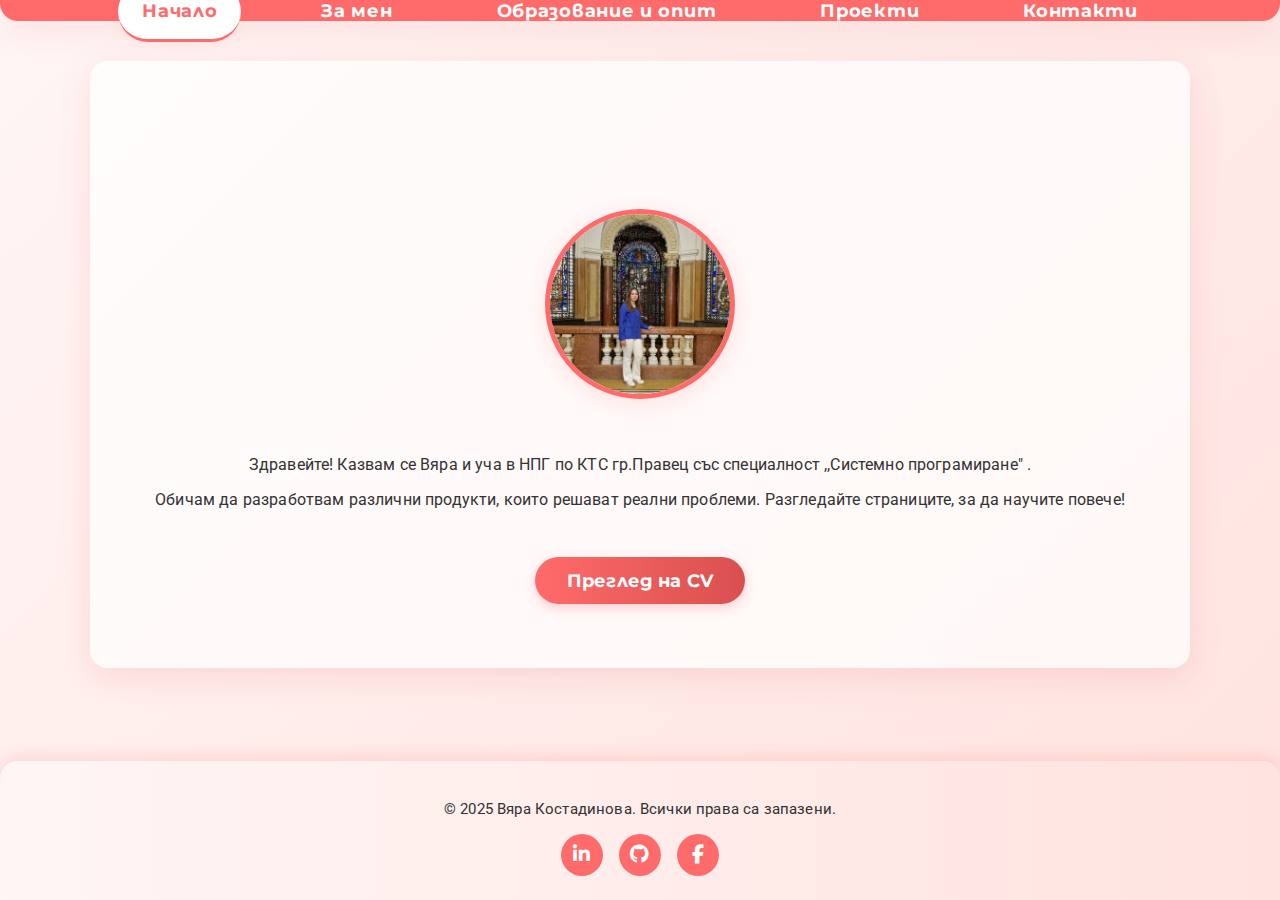
<file: интернет програмиране Михайлов/code/index.html>
<!DOCTYPE html>
<html lang="bg">
<head>
    <meta charset="UTF-8">
    <meta name="viewport" content="width=device-width, initial-scale=1.0">
    <title>Добре дошли в моето портфолио</title>
    <link rel="stylesheet" href="style.css">
    <link href="https://fonts.googleapis.com/css?family=Montserrat:700|Roboto:400&display=swap" rel="stylesheet">
    <link rel="stylesheet" href="https://cdnjs.cloudflare.com/ajax/libs/font-awesome/6.5.0/css/all.min.css">

</head>
<body>
    <header>
        <nav>
            <ul>
                <li><a href="index.html" class="active">Начало</a></li>
                <li><a href="about.html">За мен</a></li>
                <li><a href="education.html">Образование и опит</a></li>
                <li><a href="projects.html">Проекти</a></li>
                <li><a href="contact.html">Контакти</a></li>
            </ul>
        </nav>
    </header>
    <main>
        <section class="hero">
            <h1 class="fade-in">Добре дошли в моето портфолио</h1>
            <div class="intro">
                <img src="images/my_photo.jpg" alt="Снимка на автора" class="author-img">
                <div>
                    <p>Здравейте! Казвам се Вяра и уча в НПГ по КТС гр.Правец със специалност ,,Системно програмиране" .</p>
                    <p>Обичам да разработвам различни продукти, които решават реални проблеми. Разгледайте страниците, за да научите повече!</p>
                </div>
            </div>
            <div style="text-align:center; margin: 2rem 0;">
    <a href="pdf file\Viara Kostadinova CV.pdf" target="_blank" class="btn-cv">Преглед на CV</a>
</div>
    </main>
    <footer>
    <p>&copy; 2025 Вяра Костадинова. Всички права са запазени.</p>
    <div class="socials">
        <a href="https://www.linkedin.com/in/viarak?utm_source=share&utm_campaign=share_via&utm_content=profile&utm_medium=android_app" title="LinkedIn"><i class="fab fa-linkedin-in"></i></a>
        <a href="https://github.com/ViaraK" title="GitHub"><i class="fab fa-github"></i></a>
        <a href="https://www.facebook.com/share/1GY9qXY3VH/" title="Facebook"><i class="fab fa-facebook-f"></i></a>
    </div>
</footer>

</body>
</html>
</file>
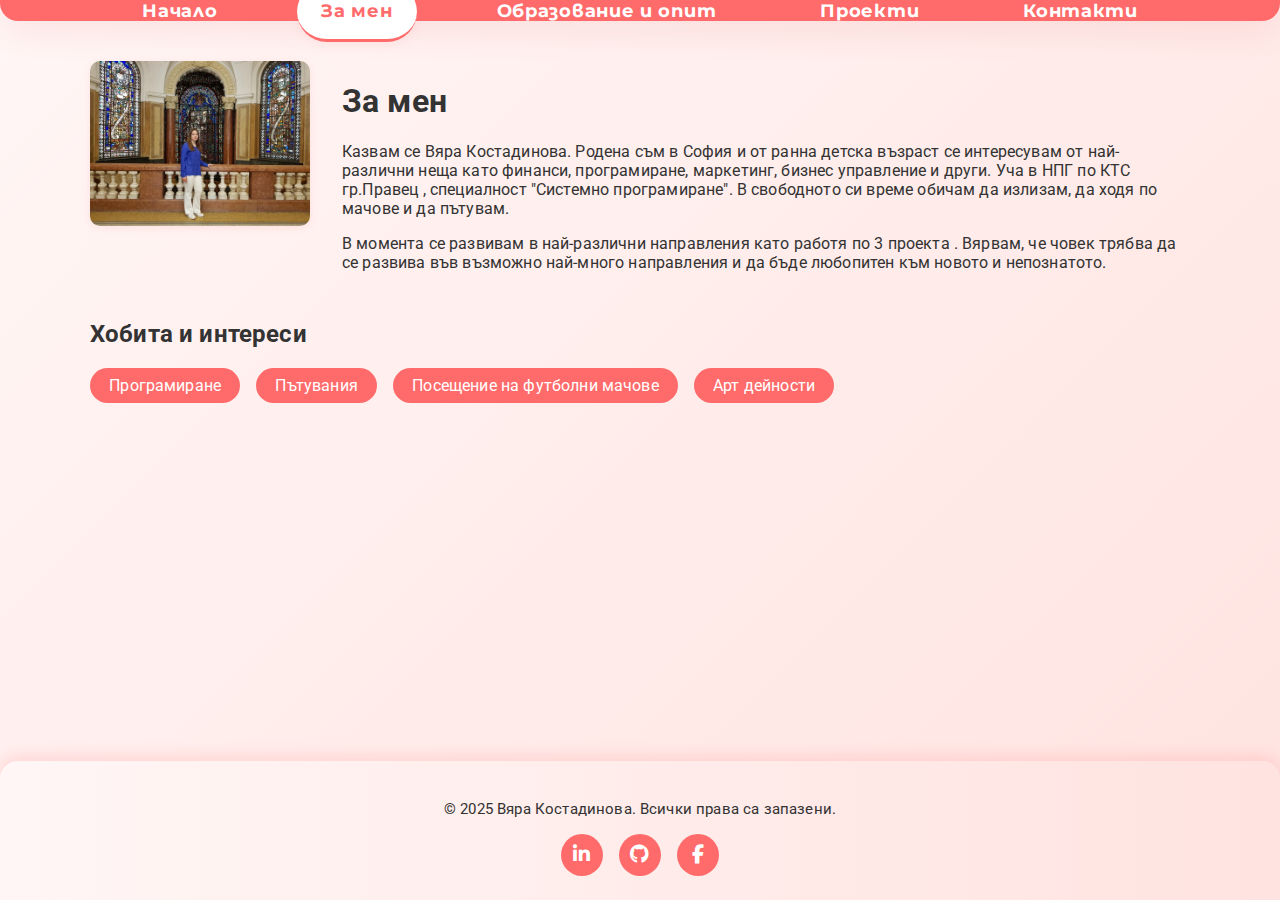
<file: интернет програмиране Михайлов/code/about.html>
<!DOCTYPE html>
<html lang="bg">
<head>
    <meta charset="UTF-8">
    <meta name="viewport" content="width=device-width, initial-scale=1.0">
    <title>За мен</title>
    <link rel="stylesheet" href="style.css">
    <link href="https://fonts.googleapis.com/css?family=Montserrat:700|Roboto:400&display=swap" rel="stylesheet">
    <link rel="stylesheet" href="https://cdnjs.cloudflare.com/ajax/libs/font-awesome/6.5.0/css/all.min.css">

</head>
<body>
    <header>
        <nav>
            <ul>
                <li><a href="index.html">Начало</a></li>
                <li><a href="about.html" class="active">За мен</a></li>
                <li><a href="education.html">Образование и опит</a></li>
                <li><a href="projects.html">Проекти</a></li>
                <li><a href="contact.html">Контакти</a></li>
            </ul>
        </nav>
    </header>
    <main>
        <section class="about-flex">
            <div class="about-img">
                <img src="images/my_photo.jpg" alt="Снимка на автора">
            </div>
            <div class="about-text">
                <h1>За мен</h1>
                <p>Казвам се Вяра Костадинова. Родена съм в София и от ранна детска възраст се интересувам от най-различни неща като финанси, програмиране, маркетинг, бизнес управление и други. Уча в НПГ по КТС гр.Правец , специалност "Системно програмиране". В свободното си време обичам да излизам, да ходя по мачове и да пътувам.</p>
                <p>В момента се развивам в най-различни направления като работя по 3 проекта . Вярвам, че човек трябва да се развива във възможно най-много направления и да бъде любопитен към новото и непознатото.
        </section>
        <section class="hobbies">
            <h2>Хобита и интереси</h2>
            <ul>
                <li>Програмиране</li>
                <li>Пътувания</li>
                <li>Посещение на футболни мачове</li>
                <li>Арт дейности</li>
            </ul>
        </section>
    </main>
    <footer>
    <p>&copy; 2025 Вяра Костадинова. Всички права са запазени.</p>
    <div class="socials">
        <a href="https://www.linkedin.com/in/viarak?utm_source=share&utm_campaign=share_via&utm_content=profile&utm_medium=android_app" title="LinkedIn"><i class="fab fa-linkedin-in"></i></a>
        <a href="https://github.com/ViaraK" title="GitHub"><i class="fab fa-github"></i></a>
        <a href="https://www.facebook.com/share/1GY9qXY3VH/" title="Facebook"><i class="fab fa-facebook-f"></i></a>
    </div>
</footer>
</body>
</html>
</file>
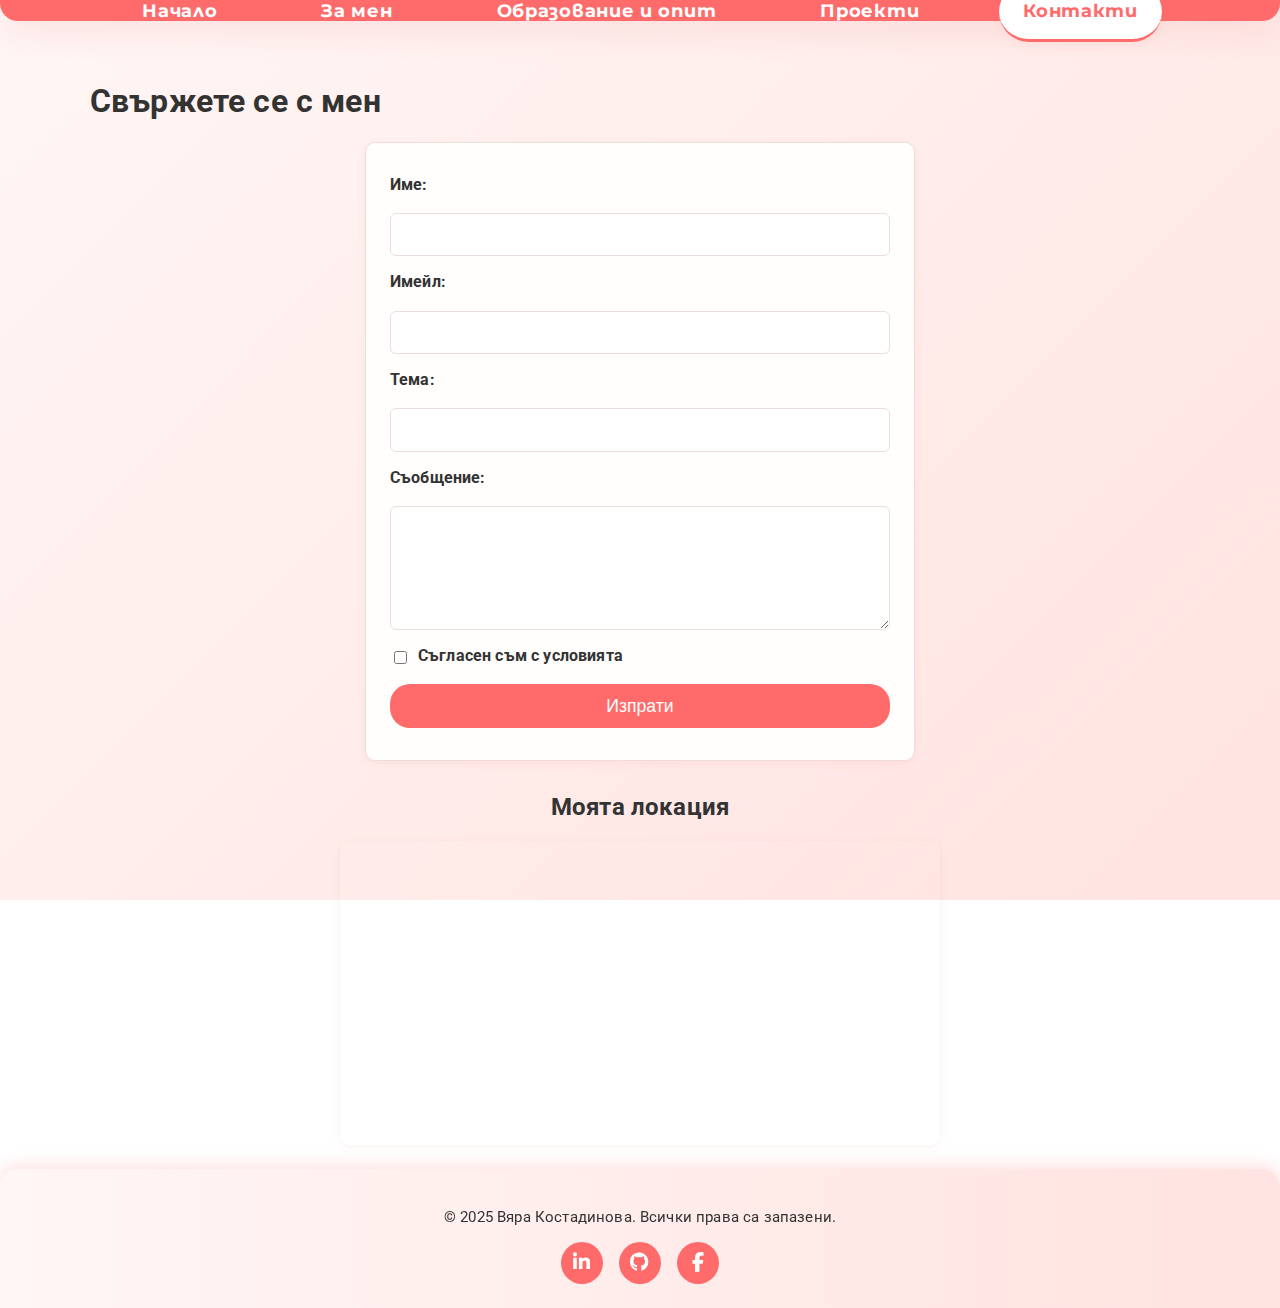
<file: интернет програмиране Михайлов/code/contact.html>
<!DOCTYPE html>
<html lang="bg">
<head>
    <meta charset="UTF-8">
    <meta name="viewport" content="width=device-width, initial-scale=1.0">
    <title>Контакти</title>
    <link rel="stylesheet" href="style.css">
    <link href="https://fonts.googleapis.com/css?family=Montserrat:700|Roboto:400&display=swap" rel="stylesheet">
    <link rel="stylesheet" href="https://cdnjs.cloudflare.com/ajax/libs/font-awesome/6.5.0/css/all.min.css">

</head>
<body>
    <header>
        <nav>
            <ul>
                <li><a href="index.html">Начало</a></li>
                <li><a href="about.html">За мен</a></li>
                <li><a href="education.html">Образование и опит</a></li>
                <li><a href="projects.html">Проекти</a></li>
                <li><a href="contact.html" class="active">Контакти</a></li>
            </ul>
        </nav>
    </header>
    <main>
        <section class="contact-form">
            <h1>Свържете се с мен</h1>
            <form>
                <label for="name">Име:</label>
                <input type="text" id="name" name="name" required>

                <label for="email">Имейл:</label>
                <input type="email" id="email" name="email" required>

                <label for="subject">Тема:</label>
                <input type="text" id="subject" name="subject" required>

                <label for="message">Съобщение:</label>
                <textarea id="message" name="message" required></textarea>

                <div class="checkbox-row">
                    <input type="checkbox" id="terms" name="terms" required>
                    <label for="terms">Съгласен съм с условията</label>
                </div>

                <button type="submit" class="btn">Изпрати</button>
            </form>
        </section>

        <section class="map-section">
            <h2>Моята локация</h2>
            <div class="map-wrapper">
                <iframe 
                    src="https://www.google.com/maps/embed?pb=!1m18!1m12!1m3!1d2922.9588958201552!2d23.905459375970008!3d42.8948139711482!2m3!1f0!2f0!3f0!3m2!1i1024!2i768!4f13.1!3m3!1m2!1s0x40aa501bf6a08c81%3A0xe4f50f5955f4a188!2z0J3Qn9CTINC_0L4g0LrQvtC80L_RjtGC0YrRgNC90Lgg0YLQtdGF0L3QvtC70L7Qs9C40Lgg0Lgg0YHQuNGB0YLQtdC80Lg!5e0!3m2!1sbg!2sbg!4v1758866109575!5m2!1sbg!2sbg" 
                    width="100%" 
                    height="300" 
                    style="border:0;" 
                    allowfullscreen="" 
                    loading="lazy" 
                    referrerpolicy="no-referrer-when-downgrade">
                </iframe>
            </div>
        </section>
    </main>
    <footer>
    <p>&copy; 2025 Вяра Костадинова. Всички права са запазени.</p>
    <div class="socials">
        <a href="https://www.linkedin.com/in/viarak?utm_source=share&utm_campaign=share_via&utm_content=profile&utm_medium=android_app" title="LinkedIn"><i class="fab fa-linkedin-in"></i></a>
        <a href="https://github.com/ViaraK" title="GitHub"><i class="fab fa-github"></i></a>
        <a href="https://www.facebook.com/share/1GY9qXY3VH/" title="Facebook"><i class="fab fa-facebook-f"></i></a>
    </div>
</footer>
</body>
</html>
</file>
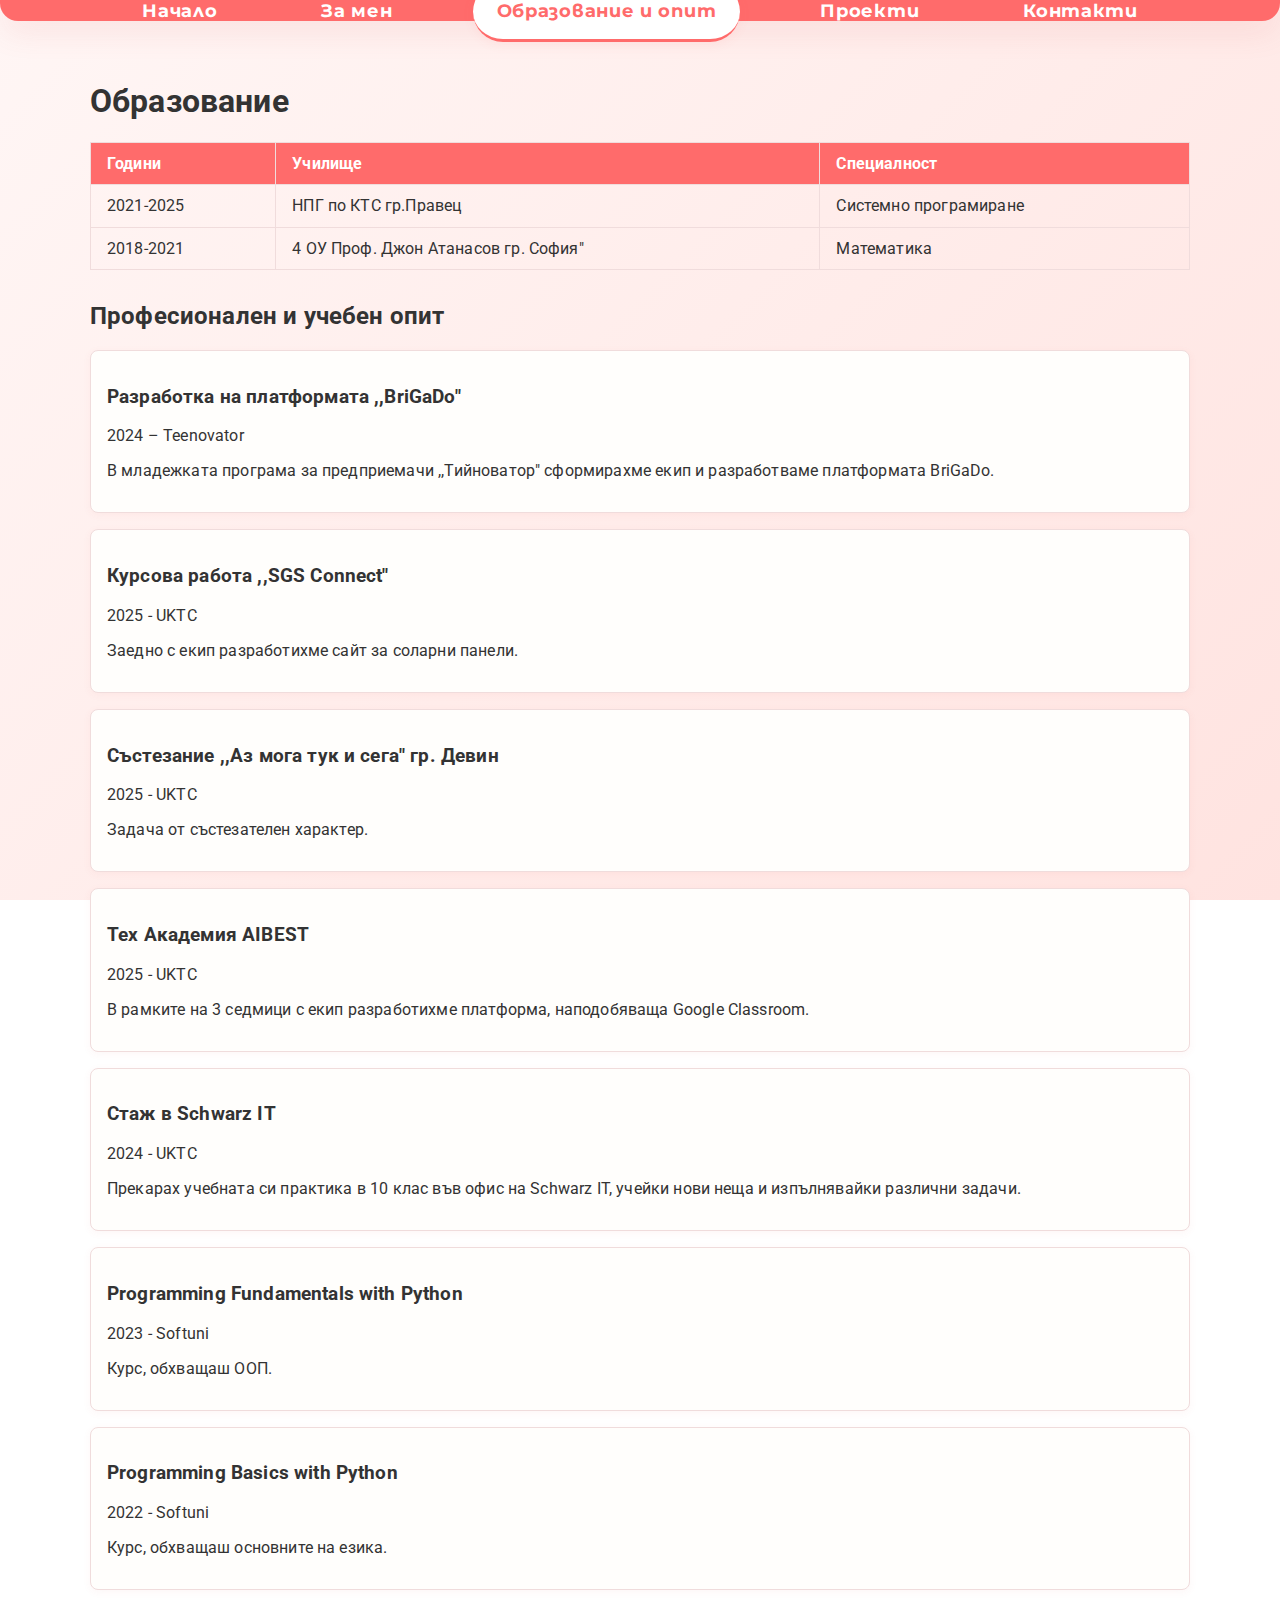
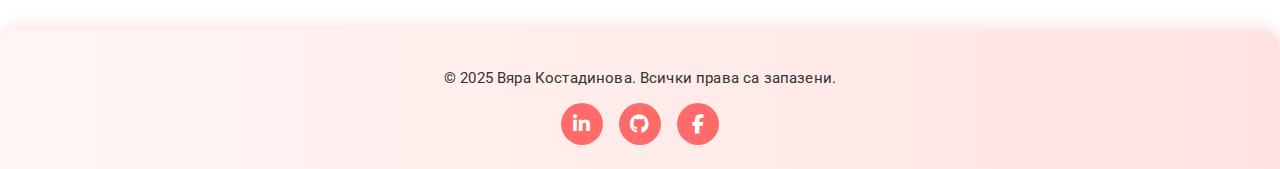
<file: интернет програмиране Михайлов/code/education.html>
<!DOCTYPE html>
<html lang="bg">
<head>
    <meta charset="UTF-8">
    <meta name="viewport" content="width=device-width, initial-scale=1.0">
    <title>Образование и опит</title>
    <link rel="stylesheet" href="style.css">
    <link href="https://fonts.googleapis.com/css?family=Montserrat:700|Roboto:400&display=swap" rel="stylesheet">
    <link rel="stylesheet" href="https://cdnjs.cloudflare.com/ajax/libs/font-awesome/6.5.0/css/all.min.css">
</head>
<body>
    <header>
        <nav>
            <ul>
                <li><a href="index.html">Начало</a></li>
                <li><a href="about.html">За мен</a></li>
                <li><a href="education.html" class="active">Образование и опит</a></li>
                <li><a href="projects.html">Проекти</a></li>
                <li><a href="contact.html">Контакти</a></li>
            </ul>
        </nav>
    </header>
    <main>
        <section class="education">
            <h1>Образование</h1>
            <table>
                <thead>
                    <tr>
                        <th>Години</th>
                        <th>Училище</th>
                        <th>Специалност</th>
                    </tr>
                </thead>
                <tbody>
                    <tr>
                        <td>2021-2025</td>
                        <td>НПГ по КТС гр.Правец</td>
                        <td>Системно програмиране</td>
                    </tr>
                    <tr>
                        <td>2018-2021</td>
                        <td>4 ОУ Проф. Джон Атанасов гр. София"</td>
                        <td>Математика</td>
                    </tr>
                </tbody>
            </table>
        </section>
        <section class="experience">
            <h2>Професионален и учебен опит</h2>
            <article>
                <h3>Разработка на платформата ,,BriGaDo"</h3>
                <p>2024 – Teenovator</p>
                <p>В младежката програма за предприемачи ,,Тийноватор" сформирахме екип и разработваме платформата BriGaDo.</p>
            </article>
            <article>
                <h3>Курсова работа ,,SGS Connect"</h3>
                <p>2025 - UKTC</p>
                <p> Заедно с екип разработихме сайт за соларни панели.</p>
            </article>
             <article>
                <h3>Състезание ,,Аз мога тук и сега" гр. Девин</h3>
                <p>2025 - UKTC</p>
                <p> Задача от състезателен характер.</p>
            </article>
             <article>
                <h3>Тех Академия AIBEST</h3>
                <p>2025 - UKTC</p>
                <p> В рамките на 3 седмици с екип разработихме платформа, наподобяваща Google Classroom.</p>
            </article>
             <article>
                <h3>Стаж в Schwarz IT</h3>
                <p>2024 - UKTC</p>
                <p>Прекарах учебната си практика в 10 клас във офис на Schwarz IT, учейки нови неща и изпълнявайки различни задачи.</p>
            </article>
            <article>
                <h3>Programming Fundamentals with Python</h3>
                <p>2023 - Softuni</p>
                <p>Курс, обхващаш ООП.</p>
            </article>
              <article>
                <h3>Programming Basics with Python</h3>
                <p>2022 - Softuni</p>
                <p>Курс, обхващаш основните на езика.</p>
            </article>
        </section>
    </main>
     <footer>
    <p>&copy; 2025 Вяра Костадинова. Всички права са запазени.</p>
    <div class="socials">
        <a href="https://www.linkedin.com/in/viarak?utm_source=share&utm_campaign=share_via&utm_content=profile&utm_medium=android_app" title="LinkedIn"><i class="fab fa-linkedin-in"></i></a>
        <a href="https://github.com/ViaraK" title="GitHub"><i class="fab fa-github"></i></a>
        <a href="https://www.facebook.com/share/1GY9qXY3VH/" title="Facebook"><i class="fab fa-facebook-f"></i></a>
    </div>
</footer>
</body>
</html>
</file>
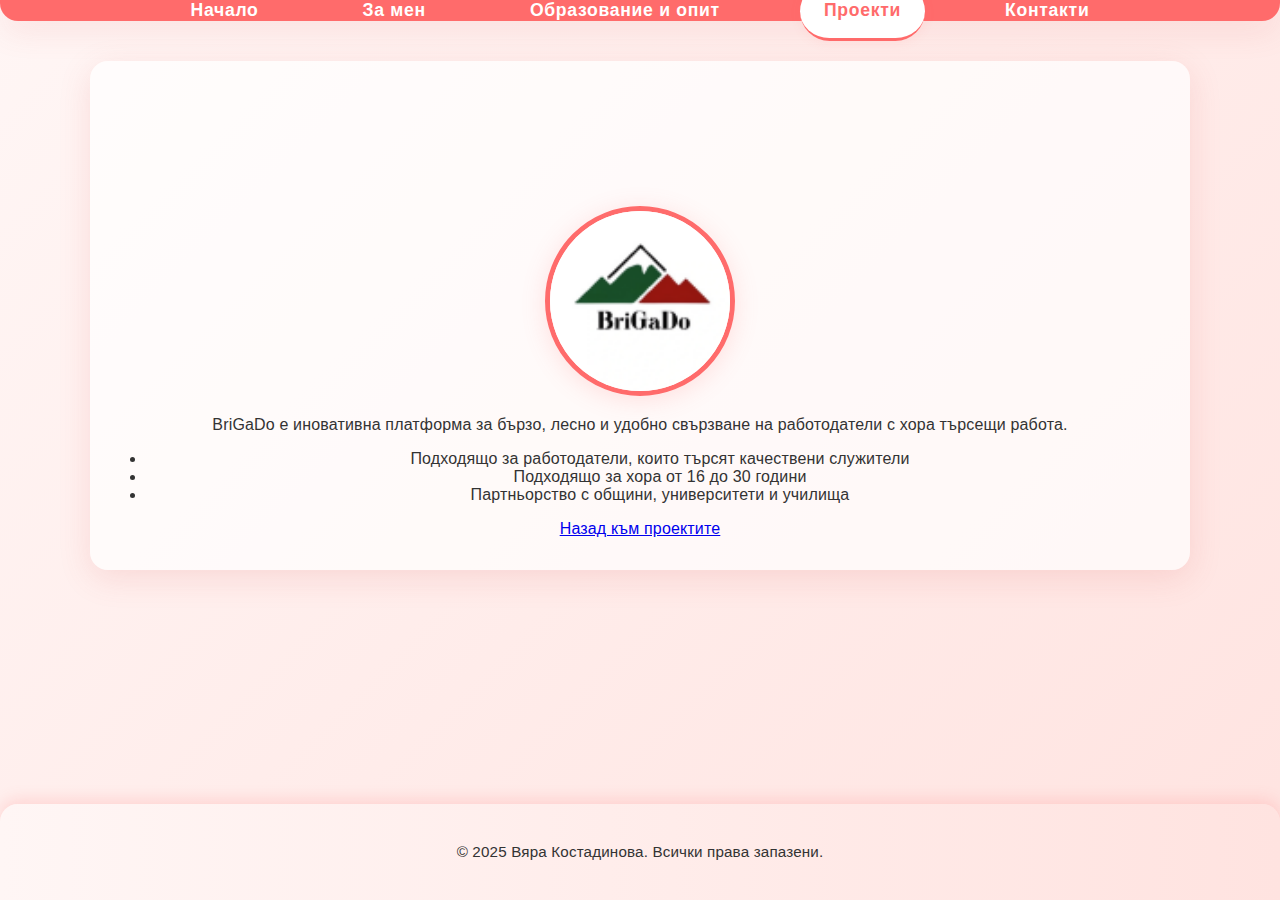
<file: интернет програмиране Михайлов/code/project1.html>
<!DOCTYPE html>
<html lang="bg">
<head>
    <meta charset="UTF-8">
    <meta name="viewport" content="width=device-width, initial-scale=1.0">
    <title>BriGaDo</title>
    <link rel="stylesheet" href="style.css">
</head>
<body>
    <header>
        <nav>
            <ul>
                <li><a href="index.html">Начало</a></li>
                <li><a href="about.html">За мен</a></li>
                <li><a href="education.html">Образование и опит</a></li>
                <li><a href="projects.html" class="active">Проекти</a></li>
                <li><a href="contact.html">Контакти</a></li>
            </ul>
        </nav>
    </header>
    <main>
        <section class="hero">
            <h1>BriGaDo</h1>
            <img src="images/BriGaDo logo.png" alt="BriGaDo" class="author-img">
            <p>BriGaDo е иновативна платформа за бързо, лесно и удобно свързване на работодатели с хора търсещи работа. </p>
            <ul>
                <li>Подходящо за работодатели, които търсят качествени служители</li>
                <li>Подходящо за хора от 16 до 30 години</li>
                <li>Партньорство с общини, университети и училища </li>
            </ul>
            <a href="projects.html" class="btn">Назад към проектите</a>
        </section>
    </main>
    <footer>
        <p>&copy; 2025 Вяра Костадинова. Всички права запазени.</p>
    </footer>
</body>
</html>
</file>
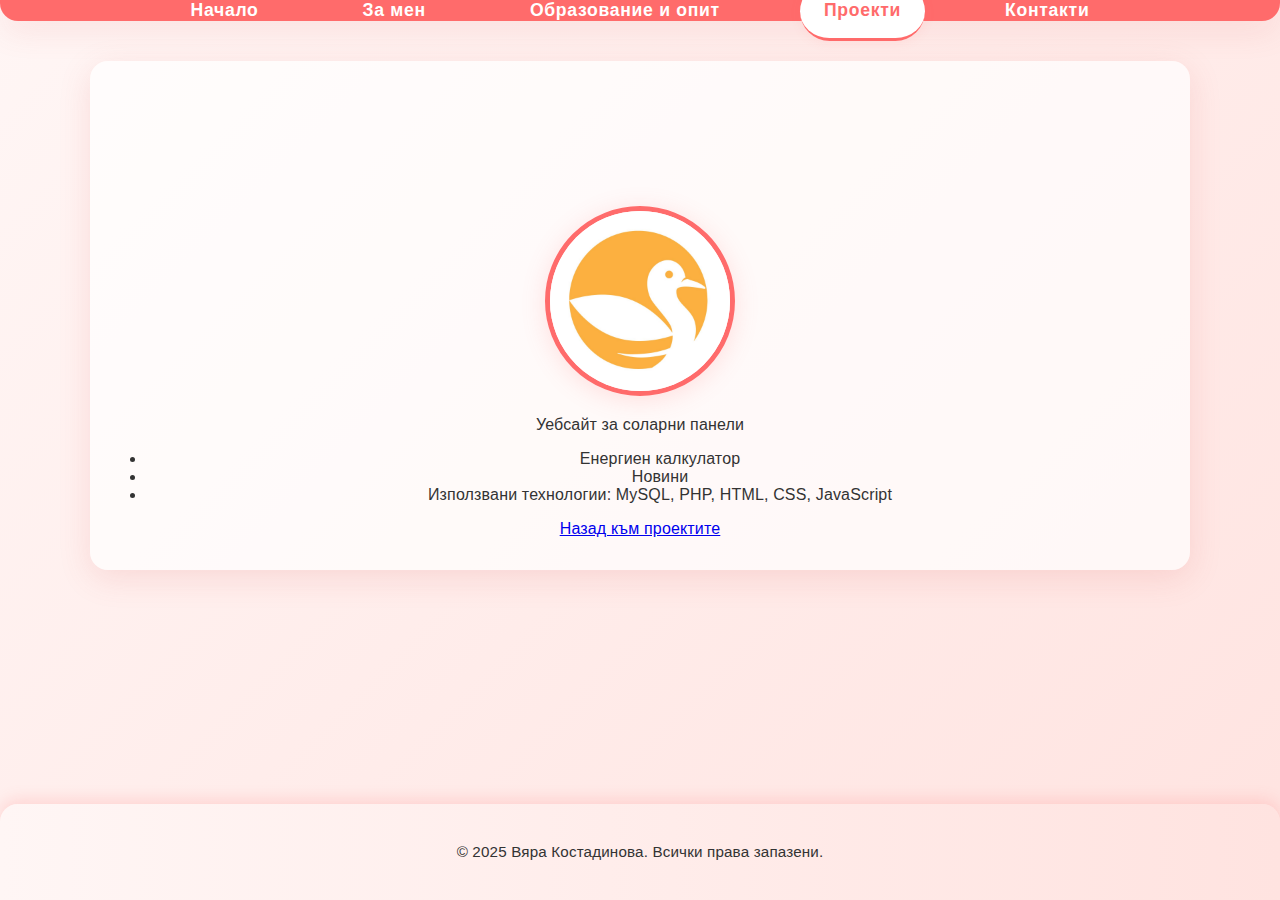
<file: интернет програмиране Михайлов/code/project2.html>
<!DOCTYPE html>
<html lang="bg">
<head>
    <meta charset="UTF-8">
    <meta name="viewport" content="width=device-width, initial-scale=1.0">
    <title>SGS Connect</title>
    <link rel="stylesheet" href="style.css">
</head>
<body>
    <header>
        <nav>
            <ul>
                <li><a href="index.html">Начало</a></li>
                <li><a href="about.html">За мен</a></li>
                <li><a href="education.html">Образование и опит</a></li>
                <li><a href="projects.html" class="active">Проекти</a></li>
                <li><a href="contact.html">Контакти</a></li>
            </ul>
        </nav>
    </header>
    <main>
        <section class="hero">
            <h1>SGS Connect</h1>
            <img src="images/SGS logo.jpg" alt="SGS Connect" class="author-img">
            <p>Уебсайт за соларни панели</p>
            <ul>
                <li>Енергиен калкулатор</li>
                <li>Новини</li>
                <li>Използвани технологии: MySQL, PHP, HTML, CSS, JavaScript</li>
            </ul>
            <a href="projects.html" class="btn">Назад към проектите</a>
        </section>
    </main>
    <footer>
        <p>&copy; 2025 Вяра Костадинова. Всички права запазени.</p>
    </footer>
</body>
</html>
</file>
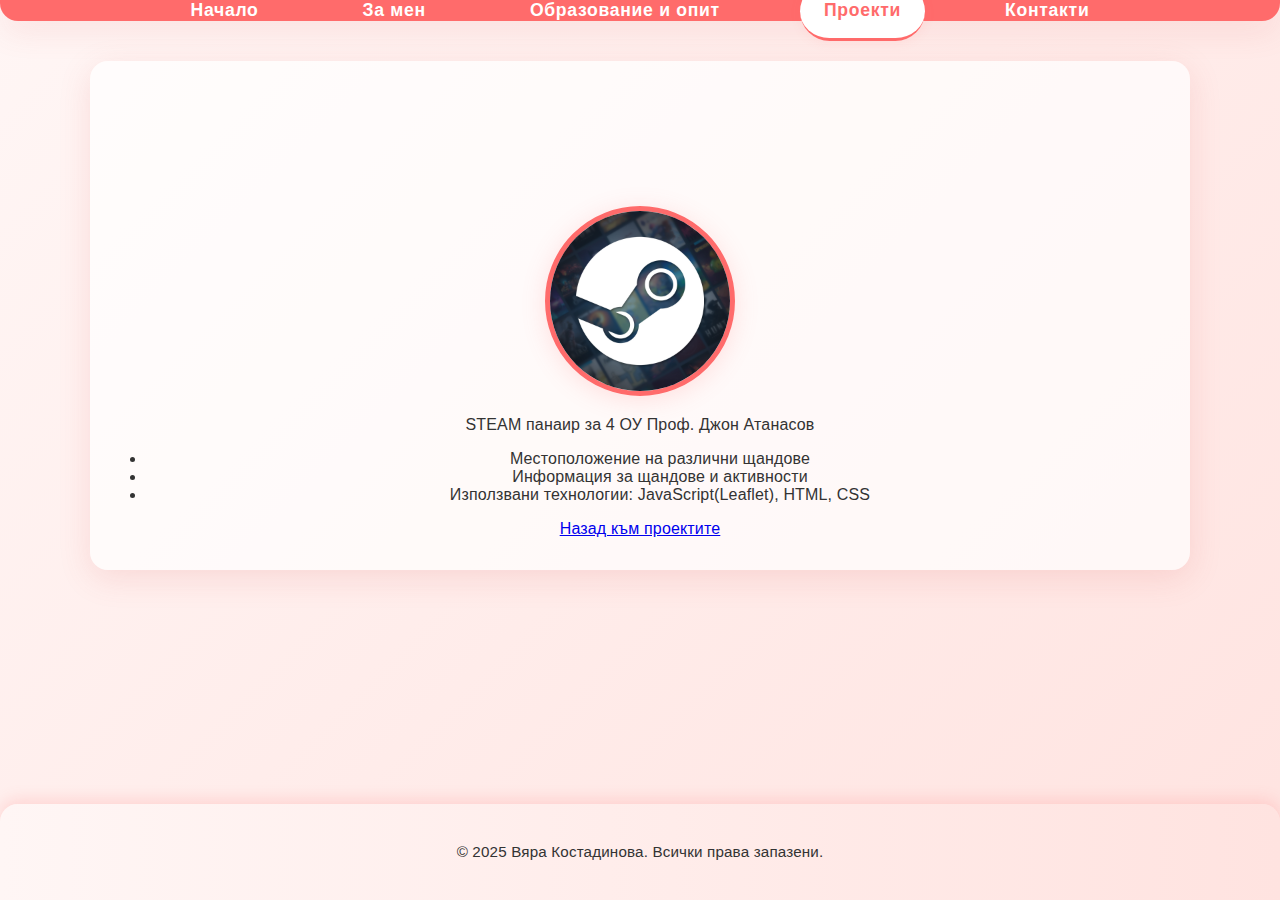
<file: интернет програмиране Михайлов/code/project3.html>
<!DOCTYPE html>
<html lang="bg">
<head>
    <meta charset="UTF-8">
    <meta name="viewport" content="width=device-width, initial-scale=1.0">
    <title>STEAM проект</title>
    <link rel="stylesheet" href="style.css">
</head>
<body>
    <header>
        <nav>
            <ul>
                <li><a href="index.html">Начало</a></li>
                <li><a href="about.html">За мен</a></li>
                <li><a href="education.html">Образование и опит</a></li>
                <li><a href="projects.html" class="active">Проекти</a></li>
                <li><a href="contact.html">Контакти</a></li>
            </ul>
        </nav>
    </header>
    <main>
        <section class="hero">
            <h1>STEAM панаир</h1>
            <img src="images/steam_image.jpg" alt="STEAM панаир" class="author-img">
            <p>STEAM панаир за 4 ОУ Проф. Джон Атанасов</p>
            <ul>
                <li>Местоположение на различни щандове</li>
                <li>Информация за щандове и активности</li>
                <li>Използвани технологии: JavaScript(Leaflet), HTML, CSS</li>
            </ul>
            <a href="projects.html" class="btn">Назад към проектите</a>
        </section>
    </main>
    <footer>
        <p>&copy; 2025 Вяра Костадинова. Всички права запазени.</p>
    </footer>
</body>
</html>
</file>
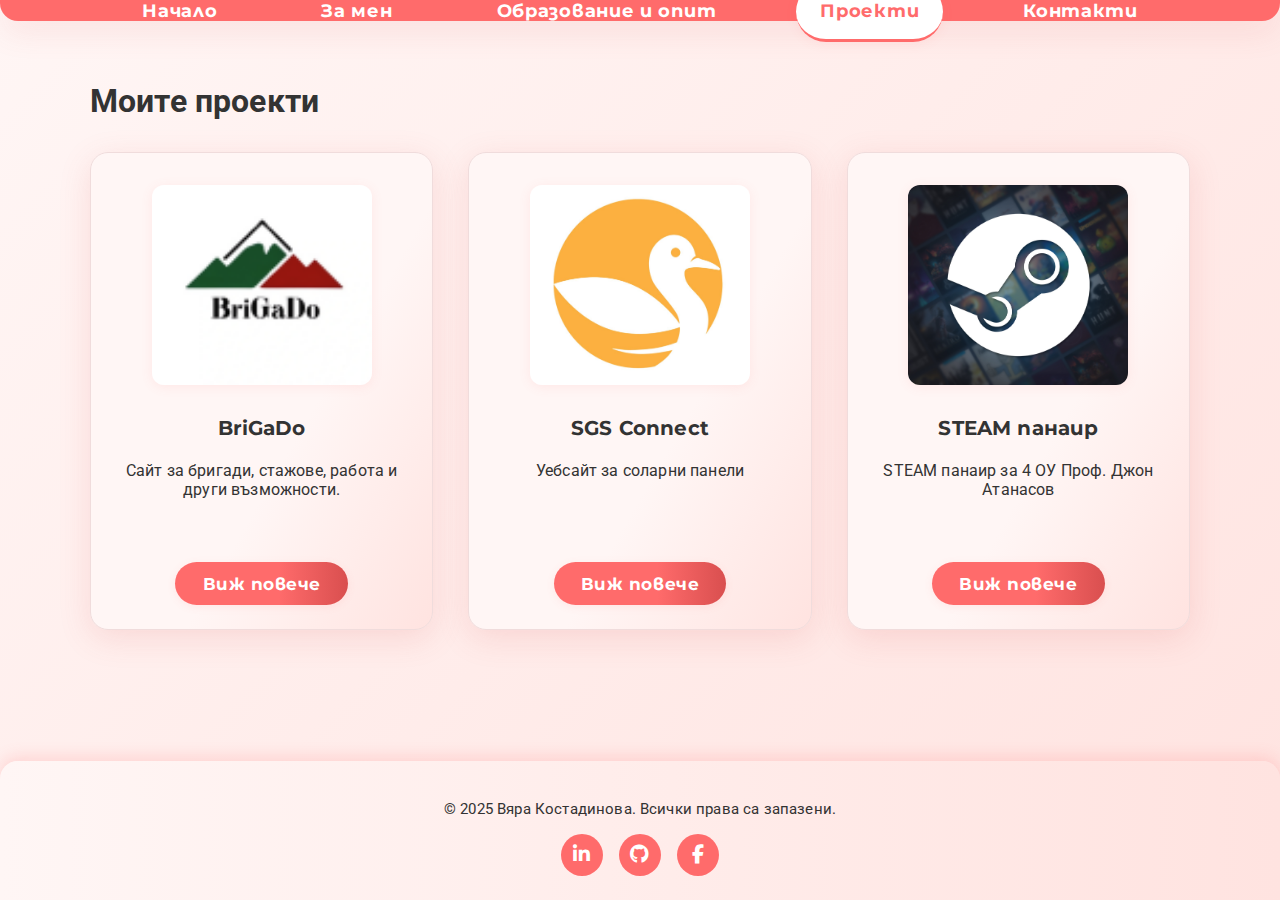
<file: интернет програмиране Михайлов/code/projects.html>
<!DOCTYPE html>
<html lang="bg">
<head>
    <meta charset="UTF-8">
    <meta name="viewport" content="width=device-width, initial-scale=1.0">
    <title>Проекти</title>
    <link rel="stylesheet" href="style.css">
    <link href="https://fonts.googleapis.com/css?family=Montserrat:700|Roboto:400&display=swap" rel="stylesheet">
    <link rel="stylesheet" href="https://cdnjs.cloudflare.com/ajax/libs/font-awesome/6.5.0/css/all.min.css">
</head>
<body>
    <header>
        <nav>
            <ul>
                <li><a href="index.html">Начало</a></li>
                <li><a href="about.html">За мен</a></li>
                <li><a href="education.html">Образование и опит</a></li>
                <li><a href="projects.html" class="active">Проекти</a></li>
                <li><a href="contact.html">Контакти</a></li>
            </ul>
        </nav>
    </header>
    <main>
        <section class="projects-grid">
            <h1>Моите проекти</h1>
            <div class="grid">
                <div class="card">
                    <img src="images/BriGaDo logo.png" alt="Проект 1">
                    <h2>BriGaDo</h2>
                    <p>Сайт за бригади, стажове, работа и други възможности.</p>
                    <a href="project1.html" class="btn">Виж повече</a>
                </div>
                <div class="card">
                    <img src="images/SGS logo.jpg" alt="Проект 2">
                    <h2>SGS Connect</h2>
                    <p>Уебсайт за соларни панели</p>
                    <a href="project2.html" class="btn">Виж повече</a>
                </div>
                <div class="card">
                    <img src="images/steam_image.jpg" alt="Проект 3">
                    <h2>STEAM панаир</h2>
                    <p>STEAM панаир за 4 ОУ Проф. Джон Атанасов</p>
                    <a href="project3.html" class="btn">Виж повече</a>
                </div>
            </div>
        </section>
    </main>
    <footer>
    <p>&copy; 2025 Вяра Костадинова. Всички права са запазени.</p>
    <div class="socials">
        <a href="https://www.linkedin.com/in/viarak?utm_source=share&utm_campaign=share_via&utm_content=profile&utm_medium=android_app" title="LinkedIn"><i class="fab fa-linkedin-in"></i></a>
        <a href="https://github.com/ViaraK" title="GitHub"><i class="fab fa-github"></i></a>
        <a href="https://www.facebook.com/share/1GY9qXY3VH/" title="Facebook"><i class="fab fa-facebook-f"></i></a>
    </div>
</footer>  
</body>
</html>
</file>
<file: интернет програмиране Михайлов/code/style.css>
:root {
    --main-bg: linear-gradient(135deg, #fff6f5 0%, #ffe3e0 100%);
    --main-color: #ff6b6b;
    --accent: #d94f4f;
    --text: #333;
    --text-light: #fff;
    --card-bg: #fffefc;
    --border: #f0dcdc;
    --shadow: 0 8px 32px 0 rgba(217, 79, 79, 0.15);
    --radius: 18px;
}

body {
    margin: 0;
    padding: 0;
    font-family: 'Roboto', Arial, sans-serif;
    background: var(--main-bg);
    color: var(--text);
    min-height: 100vh;
    display: flex;
    flex-direction: column;
    background-attachment: fixed;
    background-size: cover;
    letter-spacing: 0.01em;
}

header {
    background: var(--main-color);
    color: var(--text-light);
    padding: 0;
    box-shadow: var(--shadow);
    border-bottom-left-radius: var(--radius);
    border-bottom-right-radius: var(--radius);
}
nav ul {
    list-style: none;
    margin: 0;
    padding: 0;
    display: flex;
    justify-content: center;
    align-items: center;
    background: transparent;
    gap: 0.5rem;
}
nav ul li {
    margin: 0 1.5rem;
}
nav ul li a {
    color: var(--text-light);
    text-decoration: none;
    font-family: 'Montserrat', Arial, sans-serif;
    font-weight: 700;
    font-size: 1.1rem;
    padding: 1.1rem 1.5rem;
    border-radius: 30px;
    border-bottom: 3px solid transparent;
    transition: color 0.3s, background 0.3s, border-bottom 0.3s, box-shadow 0.3s;
    position: relative;
    letter-spacing: 0.04em;
}
nav ul li a.active,
nav ul li a:hover {
    color: var(--main-color);
    background: var(--text-light);
    border-bottom: 3px solid var(--main-color);
    box-shadow: 0 2px 12px rgba(255,107,107,0.08);
}

main {
    flex: 1;
    padding: 2.5rem 1.5rem 1.5rem 1.5rem;
    max-width: 1100px;
    margin: 0 auto;
    width: 100%;
}


.hero {
    text-align: center;
    margin-bottom: 2.5rem;
    background: rgba(255,255,255,0.7);
    border-radius: var(--radius);
    box-shadow: var(--shadow);
    padding: 2.5rem 1rem 2rem 1rem;
    position: relative;
    overflow: hidden;
}
.hero h1 {
    font-family: 'Montserrat', Arial, sans-serif;
    font-size: 2.8rem;
    margin-bottom: 1.5rem;
    opacity: 0;
    animation: fadeIn 2s forwards;
    background: linear-gradient(90deg, #ff6b6b 30%, #d94f4f 100%);
    -webkit-background-clip: text;
    -webkit-text-fill-color: transparent;
    background-clip: text;
}
@keyframes fadeIn {
    to { opacity: 1; }
}
.intro {
    display: flex;
    align-items: center;
    justify-content: center;
    gap: 2.5rem;
    flex-wrap: wrap;
    margin-top: 1.5rem;
}
.author-img {
    width: 180px;
    height: 180px;
    border-radius: 50%;
    object-fit: cover;
    border: 5px solid #ff6b6b;
    box-shadow: 0 4px 24px rgba(255,107,107,0.18);
    transition: transform 0.4s;
}
.author-img:hover {
    transform: scale(1.07) rotate(-2deg);
}


.video-section {
    margin-top: 2.5rem;
    text-align: center;
    background: rgba(255,255,255,0.8);
    border-radius: var(--radius);
    box-shadow: var(--shadow);
    padding: 2rem 1rem 2.5rem 1rem;
}
.video-wrapper {
    position: relative;
    padding-bottom: 56.25%;
    height: 0;
    overflow: hidden;
    max-width: 700px;
    margin: 0 auto;
    border-radius: 16px;
    box-shadow: 0 2px 16px rgba(255,107,107,0.10);
}
.video-wrapper iframe {
    position: absolute;
    top: 0; left: 0;
    width: 100%;
    height: 100%;
    border-radius: 16px;
}

.about-flex {
    display: flex;
    gap: 2rem;
    align-items: flex-start;
    flex-wrap: wrap;
    margin-bottom: 2rem;
}
.about-img img {
    width: 220px;
    border-radius: 10px;
    box-shadow: 0 2px 8px rgba(217,79,79,0.1);
}
.about-text {
    flex: 1;
}
.hobbies ul {
    display: flex;
    flex-wrap: wrap;
    gap: 1rem;
    padding: 0;
    list-style: none;
}
.hobbies li {
    background: var(--main-color);
    color: var(--text-light);
    padding: 0.5rem 1.2rem;
    border-radius: 20px;
    font-size: 1rem;
    margin-bottom: 0.5rem;
}

.education table {
    width: 100%;
    border-collapse: collapse;
    margin-bottom: 2rem;
}
.education th, .education td {
    border: 1px solid var(--border);
    padding: 0.7rem 1rem;
    text-align: left;
}
.education th {
    background: var(--main-color);
    color: var(--text-light);
}

.experience article {
    background: var(--card-bg);
    border: 1px solid var(--border);
    border-radius: 8px;
    padding: 1rem;
    margin-bottom: 1rem;
    box-shadow: 0 2px 8px rgba(217,79,79,0.05);
}


.projects-grid .grid {
    display: grid;
    grid-template-columns: repeat(3, 1fr);
    gap: 2.2rem;
    margin-top: 2rem;
}
.card {
    background: linear-gradient(120deg, #fff6f5 60%, #ffe3e0 100%);
    border-radius: var(--radius);
    box-shadow: var(--shadow);
    padding: 2rem 1.2rem 1.5rem 1.2rem;
    text-align: center;
    border: 1px solid var(--border);
    display: flex;
    flex-direction: column;
    align-items: center;
    transition: transform 0.3s, box-shadow 0.3s;
    min-height: 420px;
}
.card:hover {
    transform: translateY(-10px) scale(1.04);
    box-shadow: 0 12px 32px rgba(255,107,107,0.18);
}
.card img {
    width: 100%;
    max-width: 220px;
    border-radius: 12px;
    margin-bottom: 1.2rem;
    box-shadow: 0 2px 12px rgba(255,107,107,0.10);
    height: 200px;
    object-fit: cover;
}
.card h2 {
    font-family: 'Montserrat', Arial, sans-serif;
    font-size: 1.25rem;
    margin: 0.7rem 0 0.3rem 0;
}
.card .btn {
    margin-top: auto;
    background: linear-gradient(90deg, #ff6b6b 60%, #d94f4f 100%);
    color: var(--text-light);
    border: none;
    padding: 0.7rem 1.7rem;
    border-radius: 30px;
    font-size: 1.08rem;
    cursor: pointer;
    transition: background 0.3s, color 0.3s, box-shadow 0.3s;
    text-decoration: none;
    display: inline-block;
    box-shadow: 0 2px 8px rgba(255,107,107,0.10);
    font-family: 'Montserrat', Arial, sans-serif;
    font-weight: 700;
    letter-spacing: 0.03em;
}
.card .btn:hover {
    background: linear-gradient(90deg, #d94f4f 0%, #ff6b6b 100%);
    color: #fff;
    box-shadow: 0 4px 16px rgba(255,107,107,0.18);
}

.contact-form form {
    background: var(--card-bg);
    border-radius: 10px;
    box-shadow: 0 2px 8px rgba(217,79,79,0.08);
    padding: 2rem 1.5rem;
    max-width: 500px;
    margin: 0 auto 2rem auto;
    border: 1px solid var(--border);
    display: flex;
    flex-direction: column;
    gap: 1rem;
}
.contact-form label {
    font-weight: 700;
    margin-bottom: 0.2rem;
}
.contact-form input,
.contact-form textarea {
    padding: 0.7rem;
    border-radius: 6px;
    border: 1px solid var(--border);
    font-size: 1rem;
    font-family: 'Roboto', Arial, sans-serif;
}
.contact-form textarea {
    min-height: 100px;
    resize: vertical;
}
.checkbox-row {
    display: flex;
    align-items: center;
    gap: 0.5rem;
}
.contact-form .btn {
    background: var(--main-color);
    color: var(--text-light);
    border: none;
    padding: 0.7rem 1.5rem;
    border-radius: 20px;
    font-size: 1.1rem;
    cursor: pointer;
    transition: background 0.3s, color 0.3s;
}
.contact-form .btn:hover {
    background: var(--accent);
    color: var(--text-light);
}

.map-section {
    text-align: center;
}
.map-wrapper {
    width: 100%;
    max-width: 600px;
    margin: 0 auto;
    border-radius: 10px;
    overflow: hidden;
    box-shadow: 0 2px 8px rgba(217,79,79,0.08);
}

footer {
    background: linear-gradient(90deg, #fff6f5 0%, #ffe3e0 100%);
    color: #333;
    text-align: center;
    padding: 1.5rem 0;
    margin-top: auto;
    border-top-left-radius: 18px;
    border-top-right-radius: 18px;
    box-shadow: 0 -4px 16px rgba(255,107,107,0.2);
}

footer p {
    margin-bottom: 1rem;
    font-size: 0.95rem;
}

footer .socials {
    display: flex;
    justify-content: center;
    gap: 1rem;
}

footer .socials a {
    display: inline-flex;
    align-items: center;
    justify-content: center;
    width: 42px;
    height: 42px;
    border-radius: 50%;
    background: #ff6b6b;
    color: #fff;
    font-size: 1.2rem;
    transition: all 0.3s ease;
    text-decoration: none;
}

footer .socials a:hover {
    background: #d94f4f;
    color: #fff;
    transform: translateY(-4px);
    box-shadow: 0 4px 12px rgba(0,0,0,0.25);
}

.btn-cv {
    display: inline-block;
    background: linear-gradient(90deg, #ff6b6b 0%, #d94f4f 100%);
    color: #fff;
    padding: 0.8rem 2rem;
    border-radius: 30px;
    font-family: 'Montserrat', Arial, sans-serif;
    font-weight: 700;
    font-size: 1.1rem;
    text-decoration: none;
    transition: all 0.3s ease;
    box-shadow: 0 4px 12px rgba(255,107,107,0.3);
}

.btn-cv:hover {
    background: linear-gradient(90deg, #d94f4f 0%, #ff6b6b 100%);
    transform: translateY(-3px);
    box-shadow: 0 6px 16px rgba(255,107,107,0.4);
}

@media (max-width: 768px) {
    nav ul {
        flex-direction: column;
        align-items: flex-start;
        padding: 1rem;
    }

    nav ul li {
        margin: 0.5rem 0;
    }

    .projects-grid .grid {
        grid-template-columns: repeat(2, 1fr);
    }

    .intro {
        flex-direction: column;
        text-align: center;
    }

    .about-flex {
        flex-direction: column;
        text-align: center;
    }
}

@media (max-width: 600px) {
    .projects-grid .grid {
        grid-template-columns: 1fr;
    }

    .card {
        min-height: auto;
    }
}
</file>
